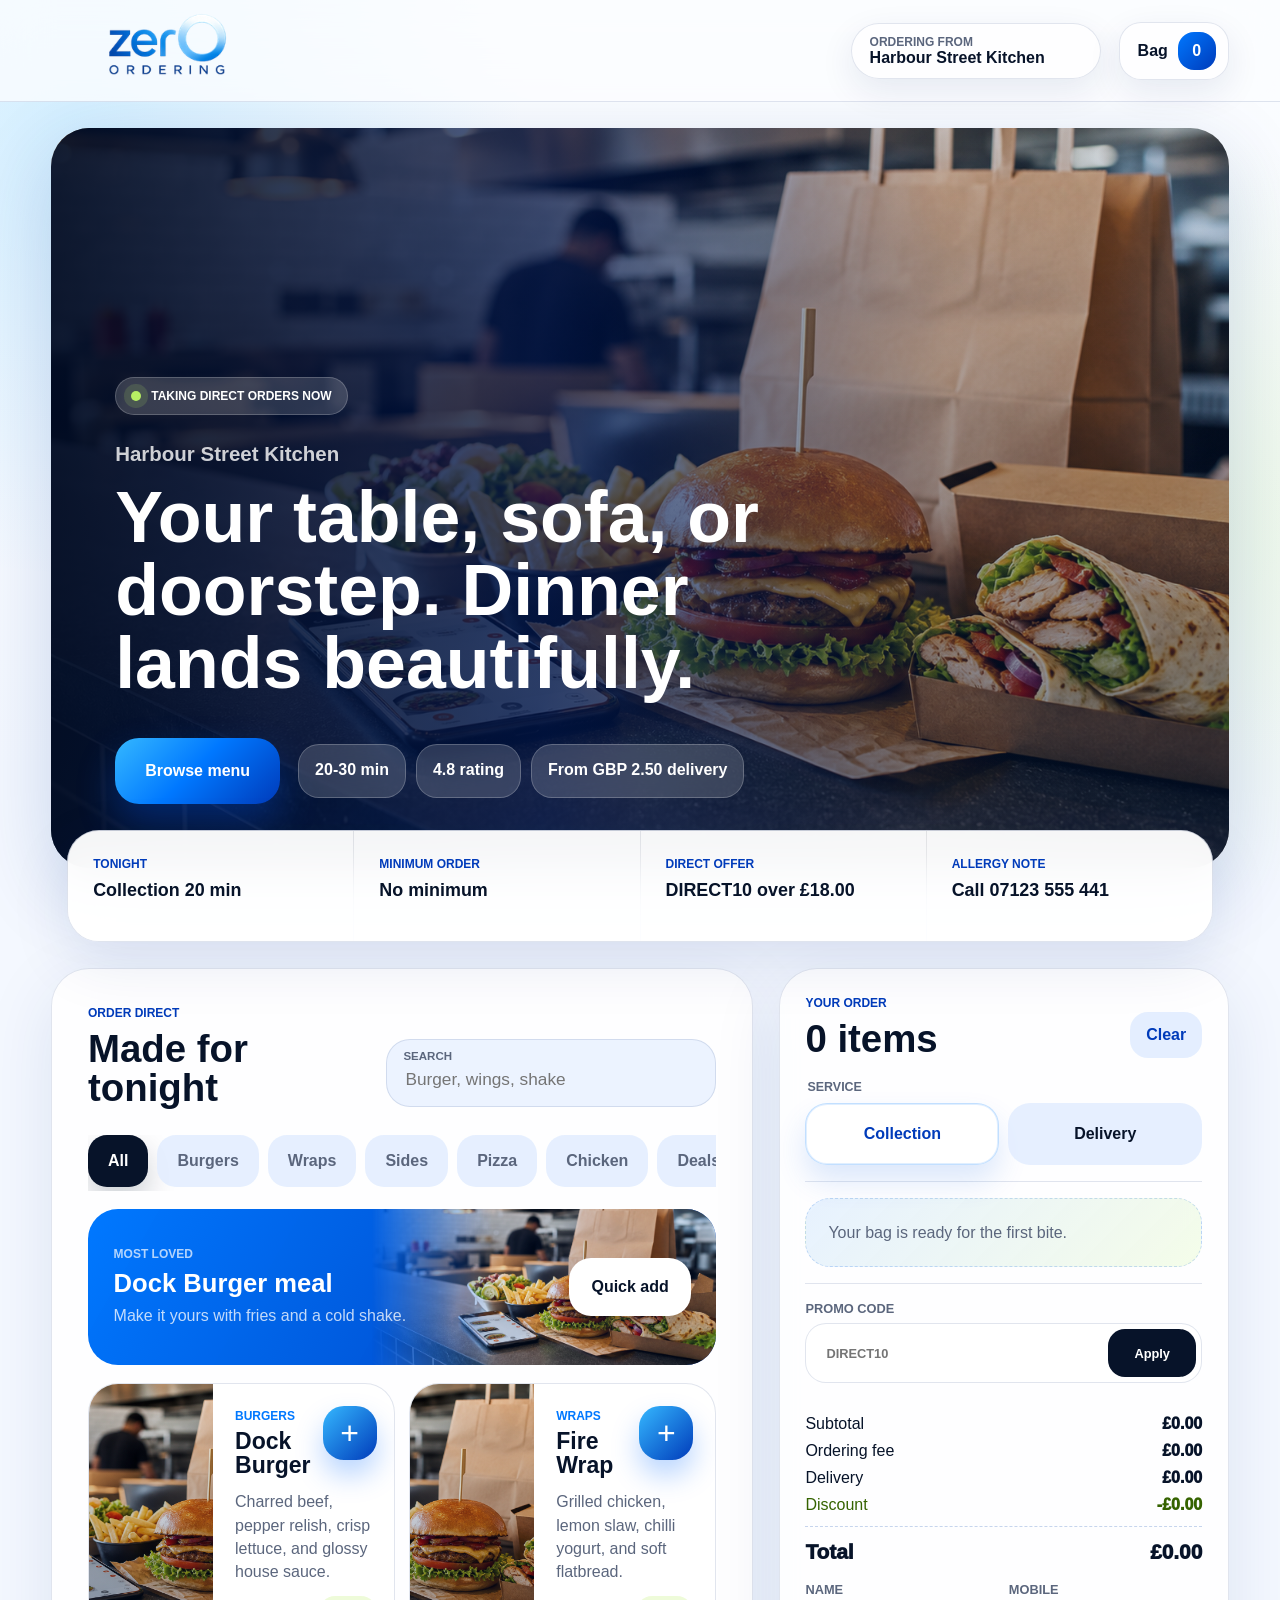
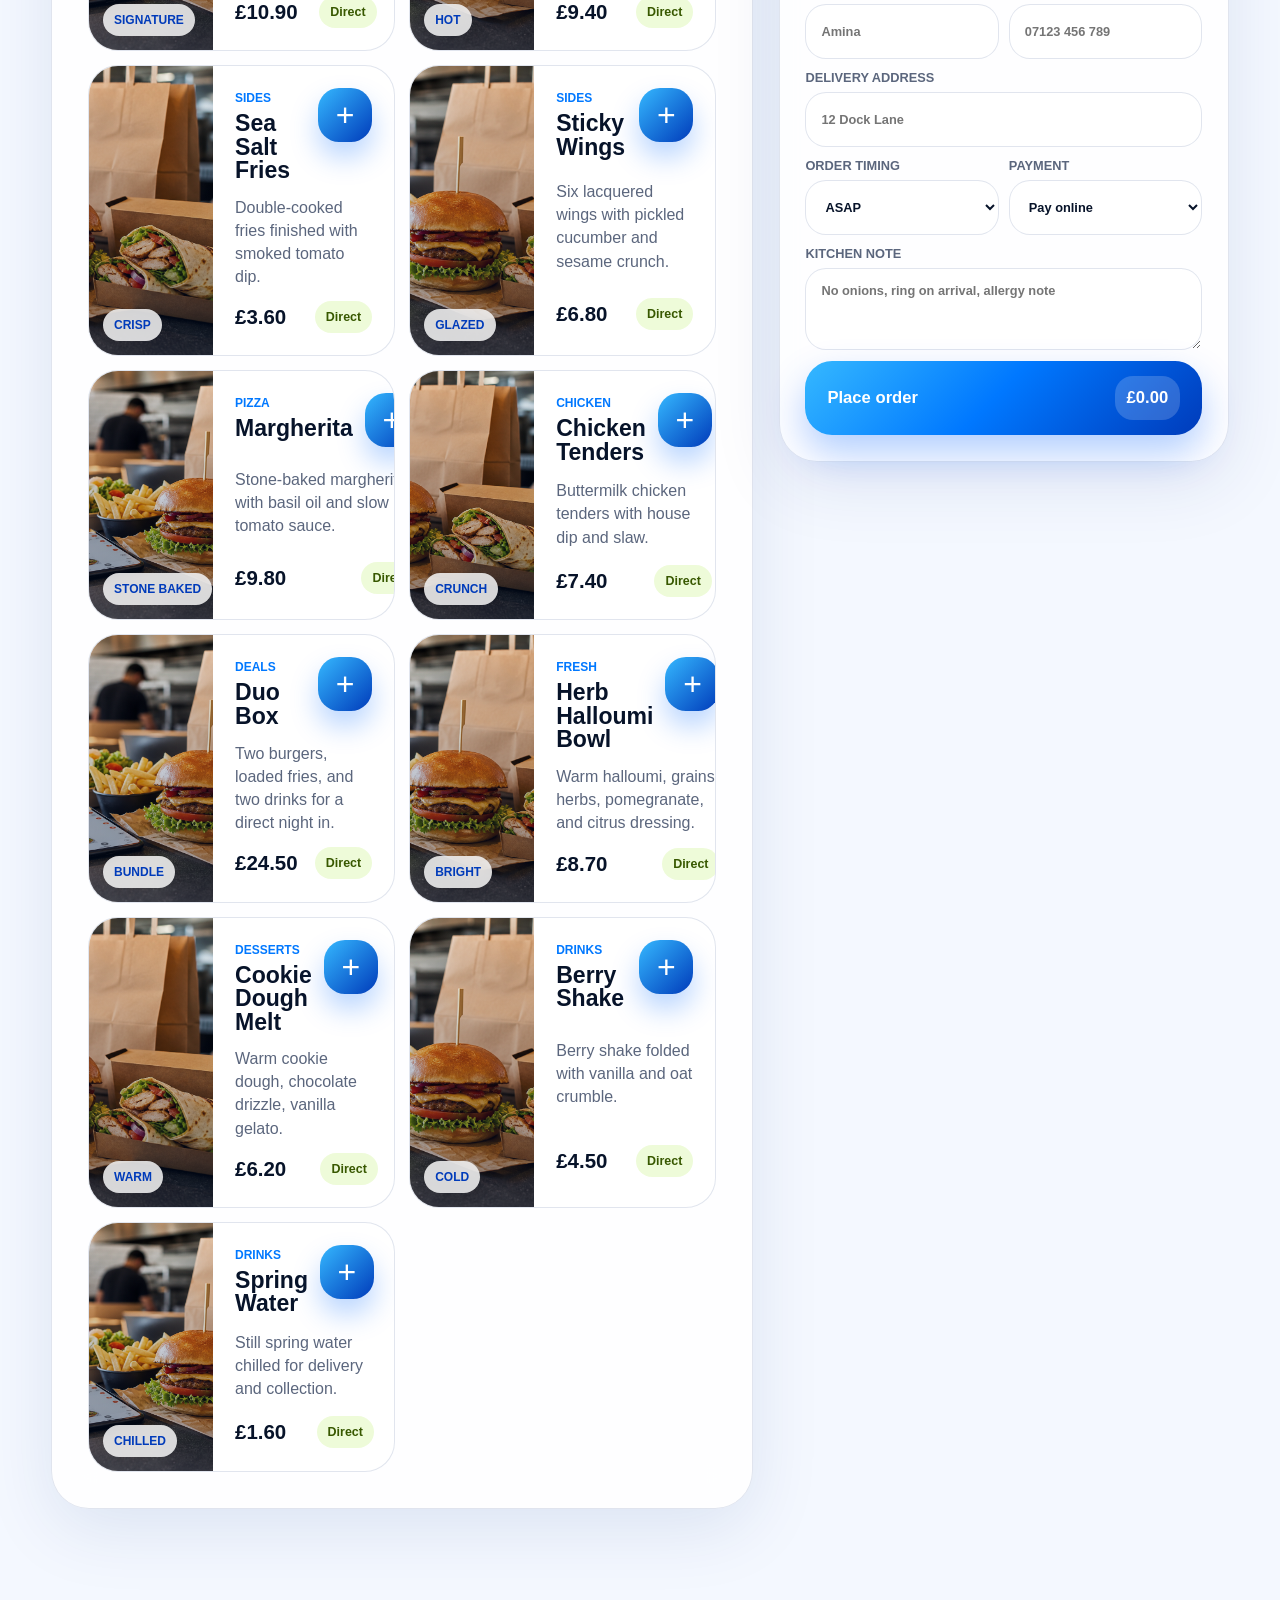
<file: index.html>
<!doctype html>
<html lang="en">
  <head>
    <meta charset="UTF-8" />
    <meta name="viewport" content="width=device-width, initial-scale=1.0" />
    <title>Zero Ordering</title>
    <link rel="stylesheet" href="./styles.css" />
  </head>
  <body>
    <header class="topbar">
      <a class="brand" href="#" aria-label="Zero Ordering">
        <img src="./assets/zero-ordering-logo.png" alt="Zero Ordering" />
      </a>
      <div class="venue-chip" aria-label="Current restaurant">
        <span>Ordering from</span>
        <strong>Harbour Street Kitchen</strong>
      </div>
      <button class="basket-jump" id="basket-jump" type="button" aria-label="Open basket">
        <span>Bag</span>
        <b id="top-count">0</b>
      </button>
    </header>

    <main class="customer-app">
      <section class="hero" aria-label="Restaurant ordering hero">
        <img src="./assets/order-hero.png" alt="Burger, wrap, fries, and takeaway packaging on a restaurant counter" />
        <div class="hero-wash"></div>
        <div class="hero-content">
          <div class="hero-brandline">
            <span class="live-dot"></span>
            Taking direct orders now
          </div>
          <p>Harbour Street Kitchen</p>
          <h1>Your table, sofa, or doorstep. Dinner lands beautifully.</h1>
          <div class="hero-actions">
            <button class="primary-action" id="browse-menu" type="button">Browse menu</button>
            <div class="hero-facts" aria-label="Order facts">
              <strong>20-30 min</strong>
              <strong>4.8 rating</strong>
              <strong>From GBP 2.50 delivery</strong>
            </div>
          </div>
        </div>
      </section>

      <section class="restaurant-bar" aria-label="Restaurant details">
        <div>
          <p>Tonight</p>
          <strong id="customer-service-status">Fresh from the kitchen</strong>
        </div>
        <div>
          <p>Minimum order</p>
          <strong id="customer-minimum">No minimum</strong>
        </div>
        <div>
          <p>Direct offer</p>
          <strong id="customer-offer">DIRECT10 over GBP 18</strong>
        </div>
        <div>
          <p>Allergy note</p>
          <strong id="customer-contact">Call before ordering</strong>
        </div>
      </section>

      <div class="order-layout" id="menu">
        <section class="menu-stage" aria-labelledby="menu-title">
          <div class="menu-command">
            <div>
              <p>Order direct</p>
              <h2 id="menu-title">Made for tonight</h2>
            </div>
            <label class="search-field">
              <span>Search</span>
              <input id="menu-search" type="search" placeholder="Burger, wings, shake" />
            </label>
          </div>

          <div class="category-rail" id="category-filters" aria-label="Menu categories"></div>
          <div class="feature-band">
            <div>
              <span>Most loved</span>
              <strong>Dock Burger meal</strong>
              <p>Make it yours with fries and a cold shake.</p>
            </div>
            <button type="button" id="quick-add">Quick add</button>
          </div>
          <div class="menu-grid" id="menu-grid"></div>
        </section>

        <aside class="checkout-card" id="basket" aria-live="polite">
          <div class="basket-head">
            <div>
              <p>Your order</p>
              <h2 id="cart-count">0 items</h2>
            </div>
            <button class="clear-button" id="clear-cart" type="button" aria-label="Clear basket" title="Clear basket">
              Clear
            </button>
          </div>

          <fieldset class="service-toggle">
            <legend>Service</legend>
            <label>
              <input type="radio" name="fulfilment" value="Collection" checked />
              <span>Collection</span>
            </label>
            <label>
              <input type="radio" name="fulfilment" value="Delivery" />
              <span>Delivery</span>
            </label>
          </fieldset>

          <div class="cart-lines" id="cart-lines"></div>

          <label class="promo-field">
            Promo code
            <span>
              <input id="promo-code" type="text" placeholder="DIRECT10" maxlength="16" />
              <button id="apply-promo" type="button">Apply</button>
            </span>
          </label>
          <p class="promo-note" id="promo-note"></p>

          <dl class="totals">
            <div><dt>Subtotal</dt><dd id="subtotal">GBP 0.00</dd></div>
            <div><dt>Ordering fee</dt><dd id="ordering-fee">GBP 0.00</dd></div>
            <div><dt>Delivery</dt><dd id="delivery-fee">GBP 0.00</dd></div>
            <div class="discount-row"><dt>Discount</dt><dd id="discount">-GBP 0.00</dd></div>
            <div class="grand-total"><dt>Total</dt><dd id="grand-total">GBP 1.00</dd></div>
          </dl>

          <form class="checkout-form" id="checkout-form">
            <div class="form-pair">
              <label>
                Name
                <input required name="name" type="text" placeholder="Amina" />
              </label>
              <label>
                Mobile
                <input required name="phone" type="tel" placeholder="07123 456 789" />
              </label>
            </div>
            <label class="address-field" hidden>
              Delivery address
              <input name="address" type="text" placeholder="12 Dock Lane" />
            </label>
            <div class="delivery-fields" id="delivery-fields" hidden>
              <label>
                Delivery postcode
                <input name="postcode" type="text" placeholder="HD1 2AB" />
              </label>
              <p class="zone-note" id="zone-note"></p>
            </div>
            <div class="form-pair">
              <label>
                Order timing
                <select name="timing">
                  <option value="ASAP">ASAP</option>
                  <option value="18:30">18:30</option>
                  <option value="19:00">19:00</option>
                  <option value="19:30">19:30</option>
                </select>
              </label>
              <label>
                Payment
                <select name="payment">
                  <option>Pay online</option>
                  <option>Cash on collection</option>
                  <option>Cash on delivery</option>
                </select>
              </label>
            </div>
            <label>
              Kitchen note
              <textarea name="note" rows="2" placeholder="No onions, ring on arrival, allergy note"></textarea>
            </label>
            <button class="pay-button" type="submit">
              <span>Place order</span>
              <strong id="pay-total">GBP 1.00</strong>
            </button>
          </form>

          <div class="order-confirmation" id="order-confirmation" hidden>
            <span>Sent to the kitchen</span>
            <strong id="confirmation-number"></strong>
            <p id="confirmation-copy"></p>
            <ol class="tracking-steps" id="tracking-steps"></ol>
          </div>
        </aside>
      </div>
    </main>

    <template id="menu-card-template">
      <article class="menu-card">
        <div class="dish-visual">
          <span></span>
        </div>
        <div class="dish-copy">
          <header>
            <div>
              <small></small>
              <h3></h3>
            </div>
            <button class="add-button" type="button" aria-label="">+</button>
          </header>
          <p></p>
          <footer>
            <b></b>
            <strong></strong>
          </footer>
        </div>
      </article>
    </template>

    <div class="mobile-basket" id="mobile-basket">
      <button type="button" id="mobile-basket-button">
        <span><b id="mobile-count">0</b> items</span>
        <strong id="mobile-total">GBP 1.00</strong>
      </button>
    </div>

    <div class="toast" id="toast" role="status" aria-live="polite"></div>
    <section class="option-modal" id="option-modal" hidden aria-labelledby="option-title">
      <form id="option-form">
        <header>
          <div>
            <p>Customise</p>
            <h2 id="option-title"></h2>
          </div>
          <button id="close-options" type="button" aria-label="Close options">x</button>
        </header>
        <div class="option-groups" id="customer-option-groups"></div>
        <button class="pay-button" type="submit"><span>Add to bag</span><strong id="option-total"></strong></button>
      </form>
    </section>
    <script src="./menu-api.js"></script>
    <script src="./app.js"></script>
  </body>
</html>
</file>
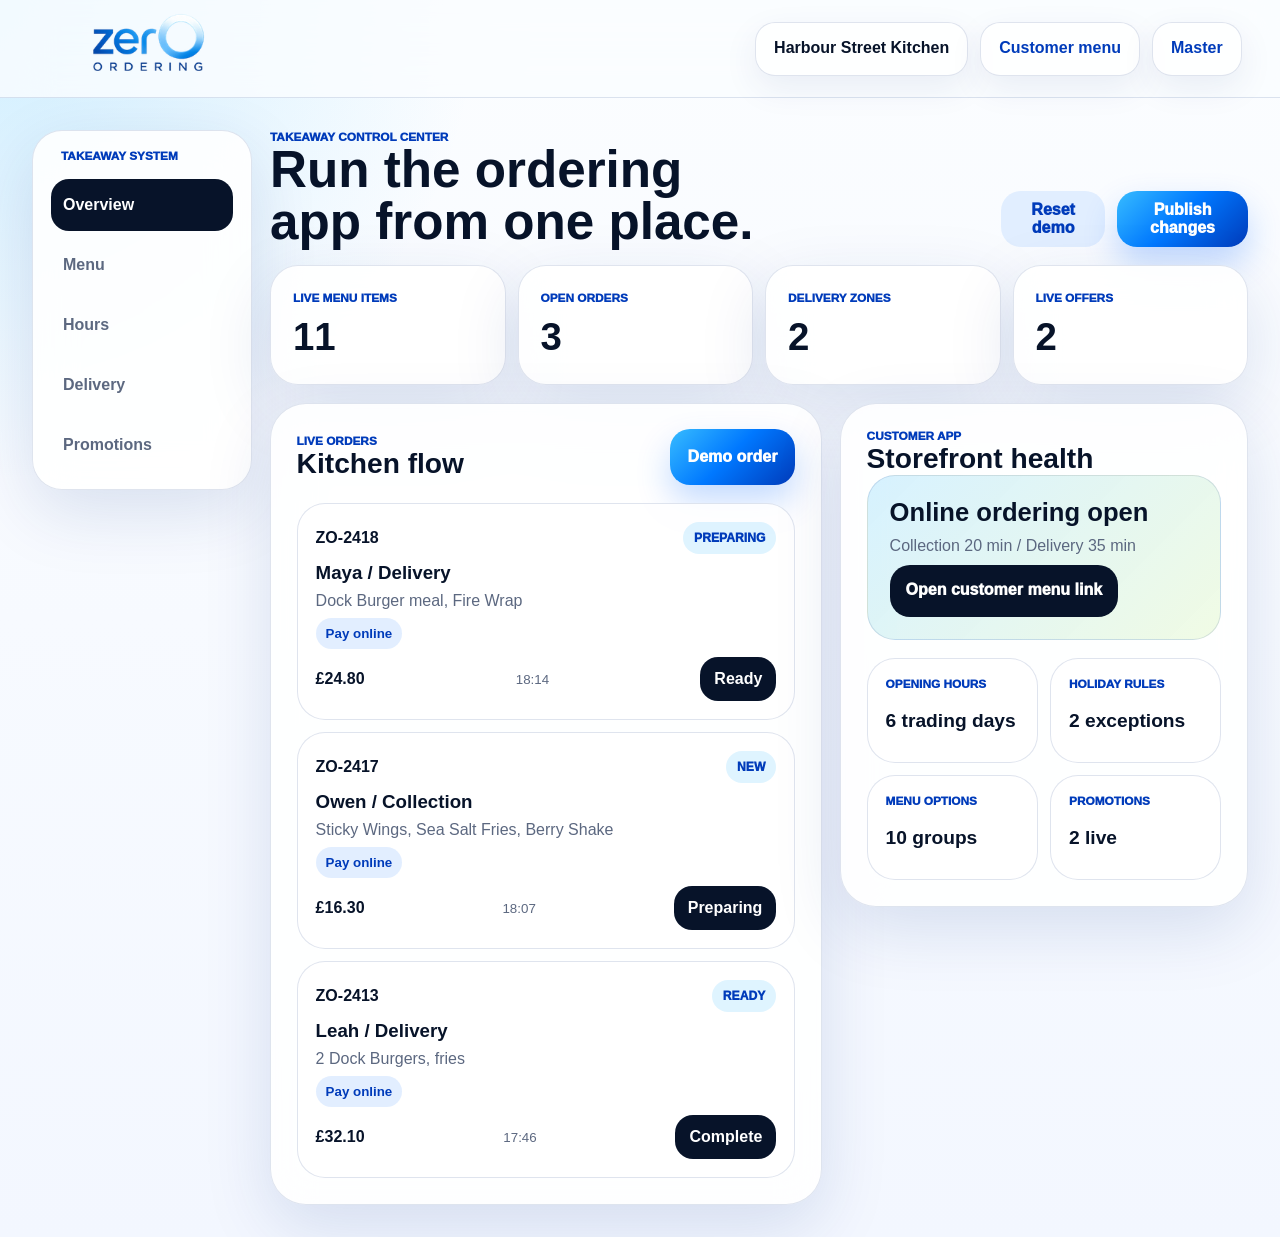
<file: dashboard/index.html>
<!doctype html>
<html lang="en">
  <head>
    <meta charset="UTF-8" />
    <meta name="viewport" content="width=device-width, initial-scale=1.0" />
    <title>Takeaway Control Center - Zero Ordering</title>
    <link rel="stylesheet" href="./dashboard.css" />
  </head>
  <body>
    <header class="dashboard-topbar">
      <img src="../assets/zero-ordering-logo.png" alt="Zero Ordering" />
      <nav aria-label="Dashboard destinations">
        <strong id="takeaway-name">Harbour Street Kitchen</strong>
        <a href="../" target="_blank" rel="noreferrer">Customer menu</a>
        <a href="../master/">Master</a>
      </nav>
    </header>

    <main class="dashboard-shell">
      <aside class="dashboard-nav" aria-label="Takeaway controls">
        <p>Takeaway system</p>
        <button class="active" data-view="overview" type="button">Overview</button>
        <button data-view="menu" type="button">Menu</button>
        <button data-view="hours" type="button">Hours</button>
        <button data-view="delivery" type="button">Delivery</button>
        <button data-view="promotions" type="button">Promotions</button>
      </aside>

      <section class="dashboard-main">
        <header class="dashboard-heading">
          <div>
            <p id="view-kicker">Takeaway control center</p>
            <h1 id="view-title">Run the ordering app from one place.</h1>
          </div>
          <div class="heading-actions">
            <button class="quiet-action" id="reset-system" type="button">Reset demo</button>
            <button class="save-action" id="save-system" type="button">Publish changes</button>
          </div>
        </header>

        <section class="control-view active" data-panel="overview">
          <div class="metrics" id="overview-metrics" aria-label="Takeaway metrics"></div>
          <div class="operations-grid">
            <section class="panel order-panel">
              <div class="panel-head">
                <div><p>Live orders</p><h2>Kitchen flow</h2></div>
                <button id="add-demo-order" type="button">Demo order</button>
              </div>
              <div class="order-queue" id="order-queue"></div>
            </section>
            <section class="panel app-panel">
              <div class="panel-head">
                <div><p>Customer app</p><h2>Storefront health</h2></div>
              </div>
              <div class="service-card" id="service-card"></div>
              <div class="setup-grid" id="setup-grid"></div>
            </section>
          </div>
        </section>

        <section class="control-view" data-panel="menu">
          <div class="dashboard-grid">
            <section class="panel menu-library" aria-labelledby="library-title">
              <div class="panel-head">
                <div><p>Menu items</p><h2 id="library-title">Customer catalogue</h2></div>
                <button id="new-item" type="button">New item</button>
              </div>
              <label class="dashboard-search">
                <span>Search menu</span>
                <input id="dashboard-search" type="search" placeholder="Burger, sides, drinks" />
              </label>
              <div class="menu-table" id="dashboard-items"></div>
            </section>

            <section class="panel editor-panel" aria-labelledby="editor-title">
              <div class="panel-head">
                <div><p>Item studio</p><h2 id="editor-title">Dish and options</h2></div>
                <button class="quiet-action" id="duplicate-item" type="button">Duplicate</button>
              </div>
              <form id="menu-editor">
                <div class="editor-grid">
                  <label>Item name<input required name="name" type="text" /></label>
                  <label>Category<input required name="category" type="text" /></label>
                  <label>Price<span class="price-input"><b>GBP</b><input required min="0" name="price" step="0.05" type="number" /></span></label>
                  <label>Menu badge<input required maxlength="18" name="time" type="text" /></label>
                </div>
                <label>Description<textarea required name="description" rows="4"></textarea></label>
                <label class="live-switch"><input name="active" type="checkbox" /><span>Show this item on the customer menu</span></label>
                <section class="modifier-section" aria-labelledby="modifier-title">
                  <div class="panel-head compact">
                    <div><p>Pickable options</p><h3 id="modifier-title">Modifier groups</h3></div>
                    <button class="quiet-action" id="add-option-group" type="button">Add group</button>
                  </div>
                  <div class="modifier-groups" id="modifier-groups"></div>
                </section>
                <div class="editor-actions">
                  <button class="danger-action" id="delete-item" type="button">Delete item</button>
                  <button class="save-action" type="submit">Apply item changes</button>
                </div>
              </form>
            </section>
          </div>
        </section>

        <section class="control-view" data-panel="hours">
          <div class="operations-grid">
            <section class="panel">
              <div class="panel-head">
                <div><p>Opening hours</p><h2>Weekly schedule</h2></div>
              </div>
              <div class="hours-grid" id="hours-grid"></div>
            </section>
            <section class="panel">
              <div class="panel-head">
                <div><p>Closures</p><h2>Holidays and exceptions</h2></div>
                <button id="add-holiday" type="button">Add day</button>
              </div>
              <div class="holiday-list" id="holiday-list"></div>
            </section>
          </div>
        </section>

        <section class="control-view" data-panel="delivery">
          <div class="operations-grid delivery-layout">
            <section class="panel">
              <div class="panel-head">
                <div><p>Service controls</p><h2>Collection and delivery</h2></div>
              </div>
              <form class="service-form" id="service-form">
                <label class="live-switch"><input name="acceptingOrders" type="checkbox" /><span>Accept online orders now</span></label>
                <div class="editor-grid">
                  <label>Minimum order<span class="price-input"><b>GBP</b><input name="minimumOrder" min="0" step="0.50" type="number" /></span></label>
                  <label>Collection time<input name="collectionMinutes" min="5" step="5" type="number" /></label>
                  <label>Delivery time<input name="deliveryMinutes" min="5" step="5" type="number" /></label>
                  <label>Support phone<input name="phone" type="tel" /></label>
                </div>
              </form>
            </section>
            <section class="panel">
              <div class="panel-head">
                <div><p>Delivery zones</p><h2>Fees, areas, ETAs</h2></div>
                <button id="add-zone" type="button">Add zone</button>
              </div>
              <div class="zone-editor" id="zone-editor"></div>
            </section>
          </div>
        </section>

        <section class="control-view" data-panel="promotions">
          <section class="panel">
            <div class="panel-head">
              <div><p>Promotions</p><h2>Discount codes and offers</h2></div>
              <button id="add-promotion" type="button">New promotion</button>
            </div>
            <div class="promotion-grid" id="promotion-grid"></div>
          </section>
        </section>
      </section>
    </main>

    <template id="dashboard-item-template">
      <article class="dashboard-item">
        <button class="item-select" type="button"><span><small></small><strong></strong><em></em></span><b></b></button>
        <label><input class="item-live" type="checkbox" /><span>Live</span></label>
      </article>
    </template>
    <div class="dashboard-toast" id="dashboard-toast" role="status" aria-live="polite"></div>
    <script src="../menu-api.js"></script>
    <script src="./dashboard.js"></script>
  </body>
</html>
</file>
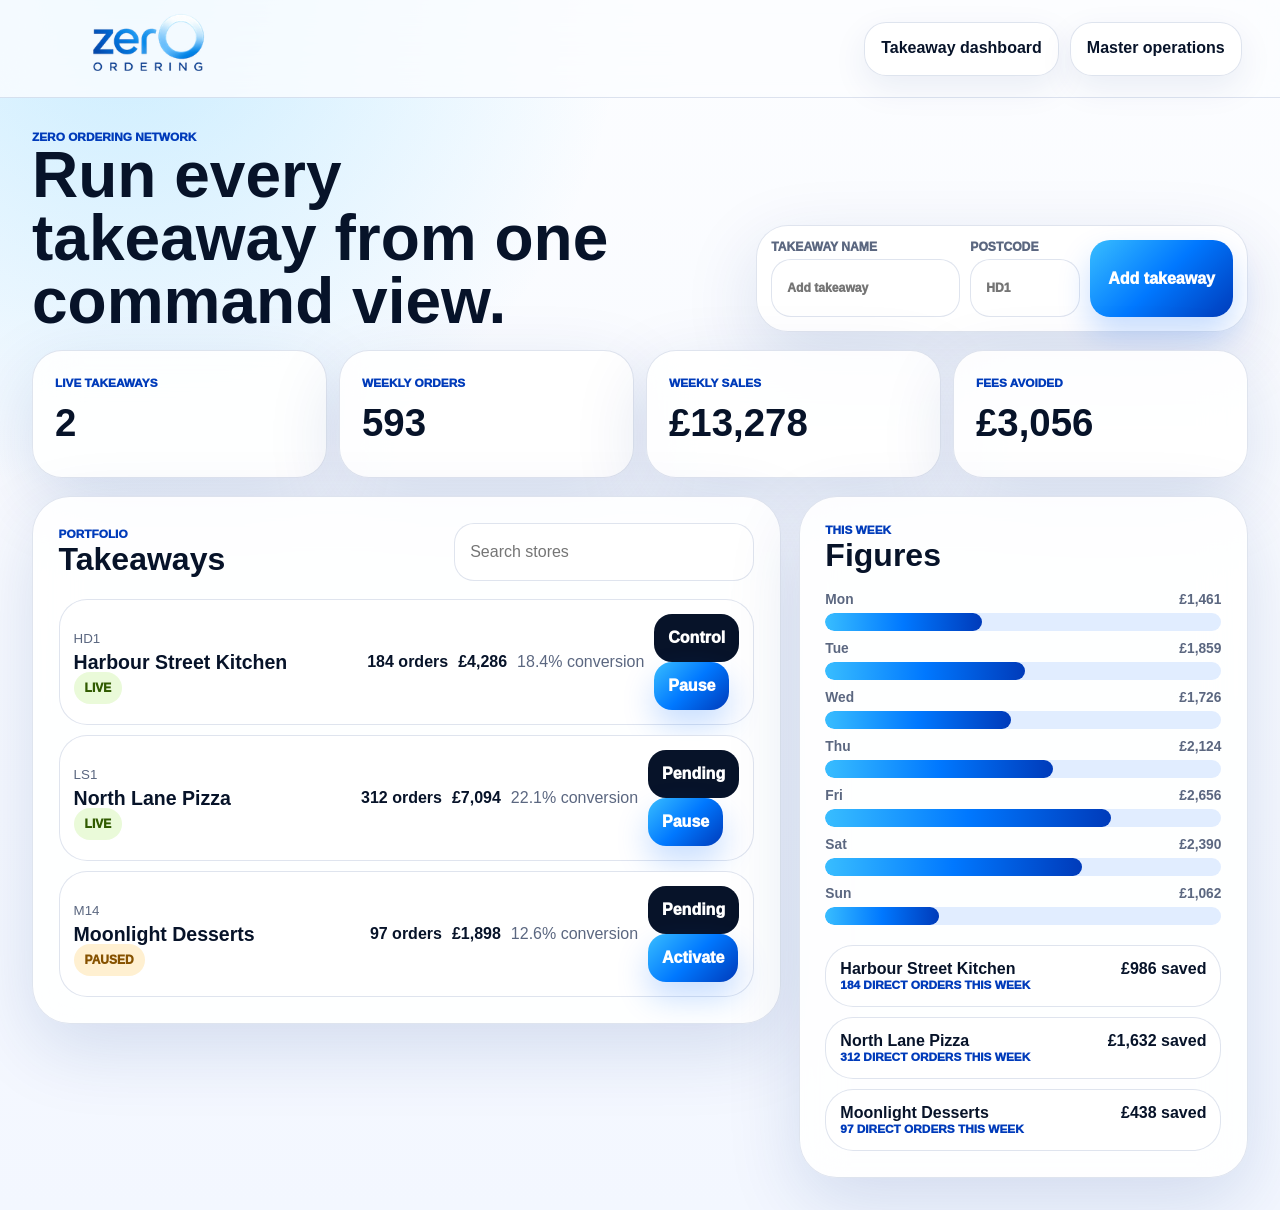
<file: master/index.html>
<!doctype html>
<html lang="en">
  <head>
    <meta charset="UTF-8" />
    <meta name="viewport" content="width=device-width, initial-scale=1.0" />
    <title>Zero Ordering Master</title>
    <link rel="stylesheet" href="./master.css" />
  </head>
  <body>
    <header class="master-topbar">
      <img src="../assets/zero-ordering-logo.png" alt="Zero Ordering" />
      <nav><a href="../dashboard/">Takeaway dashboard</a><strong>Master operations</strong></nav>
    </header>
    <main class="master-shell">
      <section class="master-hero">
        <div>
          <p>Zero Ordering network</p>
          <h1>Run every takeaway from one command view.</h1>
        </div>
        <form id="new-takeaway">
          <label>Takeaway name<input required name="name" placeholder="Add takeaway" /></label>
          <label>Postcode<input required name="postcode" placeholder="HD1" /></label>
          <button type="submit">Add takeaway</button>
        </form>
      </section>
      <section class="fleet-metrics" id="fleet-metrics" aria-label="Fleet metrics"></section>
      <div class="master-grid">
        <section class="master-panel">
          <header><div><p>Portfolio</p><h2>Takeaways</h2></div><input id="fleet-search" type="search" placeholder="Search stores" /></header>
          <div class="fleet-table" id="fleet-table"></div>
        </section>
        <aside class="master-panel weekly-panel">
          <header><div><p>This week</p><h2>Figures</h2></div></header>
          <div class="weekly-bars" id="weekly-bars"></div>
          <div class="watch-list" id="watch-list"></div>
        </aside>
      </div>
    </main>
    <div class="master-toast" id="master-toast" role="status" aria-live="polite"></div>
    <script src="../menu-api.js"></script>
    <script src="./master.js"></script>
  </body>
</html>
</file>
<file: styles.css>
:root {
  color-scheme: light;
  --zero: #0078ff;
  --zero-bright: #35b8ff;
  --zero-deep: #003bba;
  --ink: #071329;
  --muted: #5b667d;
  --paper: #f4f8ff;
  --panel: rgba(255, 255, 255, 0.86);
  --white: #fff;
  --line: rgba(11, 47, 113, 0.12);
  --lime: #b8ef63;
  --coral: #ff6f61;
  --gold: #ffca4a;
  --shadow: 0 24px 80px rgba(0, 55, 145, 0.18);
}

* {
  box-sizing: border-box;
  letter-spacing: 0;
}

html {
  scroll-behavior: smooth;
}

body {
  background:
    radial-gradient(circle at 6% 4%, rgba(53, 184, 255, 0.2), transparent 28rem),
    radial-gradient(circle at 92% 16%, rgba(184, 239, 99, 0.16), transparent 24rem),
    linear-gradient(180deg, #fbfdff 0, var(--paper) 48rem);
  color: var(--ink);
  font-family: Inter, "SF Pro Text", "Segoe UI", Arial, sans-serif;
  margin: 0;
}

button,
input,
select,
textarea {
  font: inherit;
}

button {
  cursor: pointer;
}

img {
  display: block;
  max-width: 100%;
}

p {
  color: var(--muted);
  line-height: 1.45;
  margin: 0;
}

h1,
h2,
h3 {
  line-height: 1.02;
  margin: 0;
}

.topbar {
  align-items: center;
  backdrop-filter: blur(24px);
  background: rgba(251, 253, 255, 0.78);
  border-bottom: 1px solid var(--line);
  display: grid;
  gap: 18px;
  grid-template-columns: 1fr auto auto;
  min-height: 92px;
  padding: 12px clamp(16px, 4vw, 56px);
  position: sticky;
  top: 0;
  z-index: 6;
}

.brand {
  width: min(232px, 48vw);
}

.brand img {
  height: auto;
  width: 100%;
}

.venue-chip,
.basket-jump {
  background: rgba(255, 255, 255, 0.78);
  border: 1px solid var(--line);
  box-shadow: 0 12px 35px rgba(0, 34, 99, 0.09);
}

.venue-chip {
  border-radius: 999px;
  display: grid;
  min-width: 250px;
  padding: 11px 18px;
}

.venue-chip span,
.hero-brandline,
.restaurant-bar p,
.menu-command p,
.basket-head p,
.menu-card small {
  font-size: 0.75rem;
  font-weight: 850;
  text-transform: uppercase;
}

.venue-chip span {
  color: var(--muted);
}

.basket-jump {
  align-items: center;
  border-radius: 22px;
  color: var(--ink);
  display: inline-flex;
  font-weight: 850;
  gap: 10px;
  min-height: 58px;
  padding: 0 12px 0 18px;
}

.basket-jump b {
  background: linear-gradient(135deg, var(--zero), var(--zero-deep));
  border-radius: 16px;
  color: white;
  display: grid;
  height: 38px;
  min-width: 38px;
  place-items: center;
}

.customer-app {
  margin: 0 auto;
  max-width: 1500px;
  padding: clamp(14px, 2vw, 28px) clamp(14px, 4vw, 56px) 120px;
}

.hero {
  border-radius: clamp(26px, 3vw, 46px);
  box-shadow: var(--shadow);
  height: clamp(660px, calc(100svh - 160px), 760px);
  overflow: hidden;
  position: relative;
}

.hero > img {
  height: 100%;
  object-fit: cover;
  object-position: center;
  width: 100%;
}

.hero-wash {
  background:
    linear-gradient(90deg, rgba(0, 11, 35, 0.92) 0%, rgba(0, 24, 82, 0.66) 42%, rgba(0, 88, 212, 0.08) 76%),
    linear-gradient(180deg, rgba(4, 18, 50, 0.08), rgba(3, 13, 35, 0.5));
  inset: 0;
  position: absolute;
}

.hero-content {
  bottom: clamp(26px, 5vw, 72px);
  color: white;
  left: clamp(22px, 5vw, 76px);
  max-width: 830px;
  position: absolute;
  right: 22px;
  z-index: 1;
}

.hero-brandline {
  align-items: center;
  background: rgba(255, 255, 255, 0.16);
  border: 1px solid rgba(255, 255, 255, 0.2);
  border-radius: 999px;
  display: inline-flex;
  gap: 10px;
  margin-bottom: 24px;
  padding: 11px 15px;
}

.live-dot {
  background: var(--lime);
  border-radius: 50%;
  box-shadow: 0 0 0 7px rgba(184, 239, 99, 0.14);
  height: 10px;
  width: 10px;
}

.hero p {
  color: rgba(255, 255, 255, 0.8);
  font-size: clamp(1rem, 1.6vw, 1.28rem);
  font-weight: 750;
  margin-bottom: 12px;
}

.hero h1 {
  font-size: clamp(2.8rem, 5.6vw, 6.35rem);
  max-width: 980px;
  text-wrap: balance;
}

.hero-actions {
  align-items: center;
  display: flex;
  flex-wrap: wrap;
  gap: 18px;
  margin-top: clamp(24px, 3vw, 38px);
}

.primary-action,
.pay-button,
.feature-band button {
  background: linear-gradient(135deg, var(--zero-bright), var(--zero) 48%, var(--zero-deep));
  border: 0;
  box-shadow: 0 18px 38px rgba(0, 93, 255, 0.3);
  color: white;
  font-weight: 900;
}

.primary-action {
  border-radius: 24px;
  min-height: 66px;
  padding: 0 30px;
}

.hero-facts {
  display: flex;
  flex-wrap: wrap;
  gap: 10px;
}

.hero-facts strong {
  backdrop-filter: blur(16px);
  background: rgba(255, 255, 255, 0.16);
  border: 1px solid rgba(255, 255, 255, 0.22);
  border-radius: 21px;
  min-height: 54px;
  padding: 16px;
}

.restaurant-bar {
  backdrop-filter: blur(20px);
  background: var(--panel);
  border: 1px solid var(--line);
  border-radius: 32px;
  box-shadow: 0 20px 60px rgba(0, 45, 125, 0.1);
  display: grid;
  gap: 1px;
  grid-template-columns: repeat(4, 1fr);
  margin: -38px auto 26px;
  overflow: hidden;
  position: relative;
  width: min(1180px, calc(100% - 32px));
  z-index: 2;
}

.restaurant-bar div {
  background: rgba(255, 255, 255, 0.74);
  min-height: 110px;
  padding: 25px;
}

.restaurant-bar p,
.menu-command p,
.basket-head p {
  color: var(--zero-deep);
  margin-bottom: 7px;
}

.restaurant-bar strong {
  font-size: clamp(1rem, 1.4vw, 1.28rem);
}

.order-layout {
  align-items: start;
  display: grid;
  gap: clamp(16px, 2vw, 28px);
  grid-template-columns: minmax(0, 1fr) minmax(390px, 450px);
}

.menu-stage,
.checkout-card {
  backdrop-filter: blur(22px);
  background: var(--panel);
  border: 1px solid var(--line);
  box-shadow: 0 20px 70px rgba(0, 47, 132, 0.1);
  min-width: 0;
}

.menu-stage {
  border-radius: 38px;
  padding: clamp(18px, 2.8vw, 38px);
}

.menu-command {
  align-items: end;
  display: flex;
  gap: 20px;
  justify-content: space-between;
}

.menu-command h2,
.basket-head h2 {
  font-size: clamp(1.8rem, 3vw, 3.3rem);
}

.search-field {
  background: rgba(233, 242, 255, 0.86);
  border: 1px solid var(--line);
  border-radius: 24px;
  color: var(--muted);
  display: grid;
  gap: 2px;
  min-width: min(330px, 100%);
  padding: 10px 16px 12px;
}

.search-field span {
  font-size: 0.72rem;
  font-weight: 850;
  text-transform: uppercase;
}

input,
select,
textarea {
  background: transparent;
  border: 0;
  color: var(--ink);
  min-height: 30px;
  min-width: 0;
  outline: 0;
}

.search-field input {
  font-size: 1.08rem;
}

.category-rail {
  display: flex;
  gap: 9px;
  margin: 28px 0 18px;
  overflow-x: auto;
  padding-bottom: 4px;
  scrollbar-width: none;
}

.category-rail::-webkit-scrollbar {
  display: none;
}

.category-rail button {
  background: rgba(226, 237, 255, 0.86);
  border: 1px solid transparent;
  border-radius: 19px;
  color: var(--muted);
  flex: 0 0 auto;
  font-weight: 800;
  min-height: 52px;
  padding: 0 19px;
}

.category-rail button.active {
  background: var(--ink);
  box-shadow: 0 14px 30px rgba(7, 19, 41, 0.2);
  color: white;
}

.feature-band {
  align-items: center;
  background:
    linear-gradient(120deg, rgba(0, 120, 255, 0.96), rgba(0, 58, 186, 0.98)),
    var(--zero);
  border-radius: 30px;
  color: white;
  display: flex;
  gap: 18px;
  justify-content: space-between;
  margin-bottom: 18px;
  min-height: 156px;
  overflow: hidden;
  padding: clamp(18px, 2vw, 28px);
  position: relative;
}

.feature-band::after {
  background: url("./assets/order-hero.png") center right / cover;
  content: "";
  inset: 0 0 0 45%;
  mask-image: linear-gradient(90deg, transparent, black 35%);
  opacity: 0.9;
  position: absolute;
}

.feature-band div,
.feature-band button {
  position: relative;
  z-index: 1;
}

.feature-band span {
  color: rgba(255, 255, 255, 0.7);
  display: block;
  font-size: 0.75rem;
  font-weight: 900;
  margin-bottom: 8px;
  text-transform: uppercase;
}

.feature-band strong {
  display: block;
  font-size: clamp(1.45rem, 2vw, 2.2rem);
}

.feature-band p {
  color: rgba(255, 255, 255, 0.76);
  margin-top: 6px;
}

.feature-band button {
  background: white;
  border-radius: 22px;
  box-shadow: 0 18px 38px rgba(1, 14, 48, 0.28);
  color: var(--ink);
  min-height: 58px;
  padding: 0 22px;
  white-space: nowrap;
}

.menu-grid {
  display: grid;
  gap: 14px;
  grid-template-columns: repeat(2, minmax(0, 1fr));
}

.menu-card {
  background: rgba(255, 255, 255, 0.88);
  border: 1px solid var(--line);
  border-radius: 30px;
  display: grid;
  grid-template-columns: minmax(124px, 38%) 1fr;
  min-height: 250px;
  overflow: hidden;
  transition: transform 180ms ease, box-shadow 180ms ease;
}

.menu-card:hover {
  box-shadow: 0 24px 56px rgba(0, 45, 125, 0.14);
  transform: translateY(-3px);
}

.dish-visual {
  background: url("./assets/order-hero.png") center / cover;
  min-height: 100%;
  overflow: hidden;
  position: relative;
}

.menu-card:nth-child(2n) .dish-visual {
  background-position: 68% center;
}

.menu-card:nth-child(3n) .dish-visual {
  background-position: 88% center;
}

.dish-visual::after {
  background: linear-gradient(180deg, transparent, rgba(0, 18, 52, 0.42));
  content: "";
  inset: 0;
  position: absolute;
}

.dish-visual span {
  backdrop-filter: blur(10px);
  background: rgba(255, 255, 255, 0.82);
  border-radius: 999px;
  bottom: 14px;
  color: var(--zero-deep);
  font-size: 0.75rem;
  font-weight: 900;
  left: 14px;
  padding: 9px 11px;
  position: absolute;
  text-transform: uppercase;
  z-index: 1;
}

.dish-copy {
  display: grid;
  gap: 13px;
  padding: clamp(15px, 1.8vw, 22px);
}

.dish-copy header,
.dish-copy footer,
.basket-head,
.cart-line,
.totals div {
  display: flex;
  justify-content: space-between;
}

.dish-copy header {
  align-items: start;
  gap: 12px;
}

.menu-card small {
  color: var(--zero);
}

.menu-card h3 {
  font-size: clamp(1.18rem, 1.8vw, 1.7rem);
  margin-top: 6px;
}

.add-button,
.clear-button,
.quantity-buttons button {
  border: 0;
}

.add-button {
  background: linear-gradient(135deg, var(--zero-bright), var(--zero-deep));
  border-radius: 21px;
  box-shadow: 0 15px 28px rgba(0, 103, 255, 0.28);
  color: white;
  flex: 0 0 auto;
  font-size: 2rem;
  height: 54px;
  line-height: 1;
  width: 54px;
}

.dish-copy p {
  min-height: 62px;
}

.dish-copy footer {
  align-items: center;
  gap: 10px;
}

.dish-copy footer b {
  font-size: 1.28rem;
}

.dish-copy footer strong {
  background: rgba(184, 239, 99, 0.24);
  border-radius: 999px;
  color: #385800;
  font-size: 0.78rem;
  padding: 9px 11px;
}

.menu-card.sold-out {
  filter: grayscale(1);
  opacity: 0.62;
}

.menu-card.sold-out .add-button {
  cursor: not-allowed;
}

.checkout-card {
  border-radius: 38px;
  padding: clamp(18px, 2vw, 28px);
  position: sticky;
  top: 116px;
}

.basket-head {
  align-items: end;
  gap: 16px;
}

.clear-button {
  background: rgba(226, 237, 255, 0.9);
  border-radius: 18px;
  color: var(--zero-deep);
  font-weight: 850;
  min-height: 46px;
  padding: 0 16px;
}

.service-toggle {
  border: 0;
  display: grid;
  gap: 9px;
  grid-template-columns: 1fr 1fr;
  margin: 22px 0 16px;
  padding: 0;
}

.service-toggle legend {
  color: var(--muted);
  font-size: 0.78rem;
  font-weight: 900;
  margin-bottom: 9px;
  text-transform: uppercase;
}

.service-toggle input {
  height: 1px;
  opacity: 0;
  position: absolute;
  width: 1px;
}

.service-toggle span {
  background: rgba(226, 237, 255, 0.86);
  border: 1px solid transparent;
  border-radius: 22px;
  display: grid;
  font-weight: 850;
  min-height: 62px;
  place-items: center;
}

.service-toggle input:checked + span {
  background: rgba(255, 255, 255, 0.98);
  border-color: rgba(0, 120, 255, 0.24);
  box-shadow: inset 0 0 0 1px rgba(0, 120, 255, 0.12), 0 16px 30px rgba(0, 95, 230, 0.14);
  color: var(--zero-deep);
}

.cart-lines {
  border-bottom: 1px solid var(--line);
  border-top: 1px solid var(--line);
  display: grid;
  gap: 11px;
  min-height: 98px;
  padding: 16px 0;
}

.cart-empty {
  align-self: center;
  background: linear-gradient(135deg, rgba(0, 120, 255, 0.09), rgba(184, 239, 99, 0.14));
  border: 1px dashed rgba(0, 91, 215, 0.2);
  border-radius: 25px;
  padding: 22px;
}

.cart-line {
  align-items: center;
  background: rgba(255, 255, 255, 0.88);
  border: 1px solid var(--line);
  border-radius: 24px;
  gap: 12px;
  padding: 12px;
}

.cart-line small {
  color: var(--muted);
  display: block;
  margin-top: 4px;
}

.cart-line b {
  white-space: nowrap;
}

.quantity-buttons {
  align-items: center;
  background: rgba(226, 237, 255, 0.9);
  border-radius: 18px;
  display: flex;
  gap: 4px;
  padding: 4px;
}

.quantity-buttons button {
  background: white;
  border-radius: 14px;
  color: var(--zero-deep);
  font-size: 1.15rem;
  font-weight: 950;
  height: 35px;
  width: 35px;
}

.quantity-buttons span {
  font-weight: 950;
  min-width: 24px;
  text-align: center;
}

.promo-field,
.checkout-form label {
  color: var(--muted);
  display: grid;
  font-size: 0.8rem;
  font-weight: 900;
  gap: 7px;
  text-transform: uppercase;
}

.promo-field {
  margin-top: 17px;
}

.promo-field span,
.promo-field input,
.checkout-form input {
  border: 1px solid var(--line);
  border-radius: 21px;
}

.promo-field span {
  background: rgba(255, 255, 255, 0.86);
  display: grid;
  gap: 8px;
  grid-template-columns: 1fr auto;
  padding: 5px;
}

.promo-field input,
.checkout-form input,
.checkout-form select,
.checkout-form textarea {
  background: rgba(255, 255, 255, 0.86);
  color: var(--ink);
  min-height: 55px;
  padding: 0 15px;
  text-transform: none;
}

.checkout-form select,
.checkout-form textarea {
  border: 1px solid var(--line);
  border-radius: 21px;
  outline: 0;
}

.checkout-form textarea {
  min-height: 82px;
  padding: 14px 15px;
  resize: vertical;
}

.delivery-fields {
  display: grid;
  gap: 8px;
}

.delivery-fields[hidden] {
  display: none;
}

.zone-note {
  background: rgba(53, 184, 255, 0.12);
  border: 1px solid rgba(0, 120, 255, 0.16);
  border-radius: 20px;
  color: var(--zero-deep);
  font-size: 0.92rem;
  min-height: 48px;
  padding: 13px;
}

.promo-field span input {
  background: transparent;
  border: 0;
  min-height: 48px;
}

.promo-field button {
  background: var(--ink);
  border: 0;
  border-radius: 17px;
  color: white;
  font-weight: 900;
  min-width: 88px;
}

.promo-note {
  color: var(--zero-deep);
  font-size: 0.9rem;
  min-height: 22px;
  padding-top: 6px;
}

.totals {
  display: grid;
  gap: 9px;
  margin: 10px 0 18px;
}

.totals dd {
  font-weight: 950;
  margin: 0;
}

.discount-row {
  color: #356300;
}

.grand-total {
  border-top: 1px dashed rgba(0, 63, 174, 0.22);
  font-size: 1.3rem;
  font-weight: 950;
  margin-top: 3px;
  padding-top: 13px;
}

.checkout-form {
  display: grid;
  gap: 11px;
}

.form-pair {
  display: grid;
  gap: 10px;
  grid-template-columns: 1fr 1fr;
}

.pay-button {
  align-items: center;
  border-radius: 27px;
  display: flex;
  font-size: 1.04rem;
  justify-content: space-between;
  min-height: 74px;
  padding: 0 22px;
}

.pay-button strong {
  background: rgba(255, 255, 255, 0.18);
  border-radius: 18px;
  padding: 12px;
}

.order-confirmation {
  background: linear-gradient(135deg, rgba(184, 239, 99, 0.22), rgba(53, 184, 255, 0.16));
  border: 1px solid rgba(0, 120, 255, 0.18);
  border-radius: 28px;
  display: grid;
  gap: 5px;
  margin-top: 14px;
  padding: 18px;
}

.order-confirmation[hidden] {
  display: none;
}

.order-confirmation span {
  color: #356300;
  font-size: 0.76rem;
  font-weight: 950;
  text-transform: uppercase;
}

.order-confirmation strong {
  font-size: 1.65rem;
}

.tracking-steps {
  display: grid;
  gap: 8px;
  list-style: none;
  margin: 10px 0 0;
  padding: 0;
}

.tracking-steps li {
  align-items: center;
  background: rgba(255, 255, 255, 0.78);
  border-radius: 18px;
  display: flex;
  font-weight: 850;
  gap: 9px;
  min-height: 44px;
  padding: 0 12px;
}

.tracking-steps li::before {
  background: rgba(0, 120, 255, 0.24);
  border-radius: 50%;
  content: "";
  height: 12px;
  width: 12px;
}

.tracking-steps li.active::before {
  background: var(--zero);
  box-shadow: 0 0 0 6px rgba(0, 120, 255, 0.13);
}

.mobile-basket {
  display: none;
}

.mobile-basket[hidden] {
  display: none;
}

.toast {
  background: var(--ink);
  border-radius: 24px;
  bottom: 24px;
  box-shadow: var(--shadow);
  color: white;
  left: 50%;
  max-width: min(440px, calc(100vw - 32px));
  opacity: 0;
  padding: 16px 20px;
  pointer-events: none;
  position: fixed;
  transform: translate(-50%, 22px);
  transition: 180ms ease;
  z-index: 8;
}

.toast.show {
  opacity: 1;
  transform: translate(-50%, 0);
}

.option-modal {
  background: rgba(4, 14, 39, 0.52);
  display: grid;
  inset: 0;
  padding: 18px;
  place-items: center;
  position: fixed;
  z-index: 10;
}

.option-modal[hidden] {
  display: none;
}

#option-form {
  background: rgba(255, 255, 255, 0.96);
  border: 1px solid var(--line);
  border-radius: 38px;
  box-shadow: 0 28px 90px rgba(0, 24, 78, 0.34);
  display: grid;
  gap: 16px;
  max-height: min(840px, calc(100svh - 36px));
  max-width: 620px;
  overflow: auto;
  padding: clamp(18px, 2vw, 28px);
  width: 100%;
}

#option-form header,
.option-choice {
  align-items: center;
  display: flex;
  gap: 12px;
  justify-content: space-between;
}

#option-form header p,
.option-group legend {
  color: var(--zero-deep);
  font-size: 0.75rem;
  font-weight: 950;
  text-transform: uppercase;
}

#option-form h2 {
  font-size: clamp(1.7rem, 3vw, 3rem);
}

#close-options {
  background: rgba(226, 237, 255, 0.94);
  border: 0;
  border-radius: 20px;
  color: var(--zero-deep);
  font-size: 1.3rem;
  font-weight: 950;
  height: 52px;
  width: 52px;
}

.option-groups {
  display: grid;
  gap: 12px;
}

.option-group {
  background: rgba(234, 242, 255, 0.76);
  border: 1px solid var(--line);
  border-radius: 28px;
  display: grid;
  gap: 9px;
  margin: 0;
  padding: 15px;
}

.option-choice {
  background: rgba(255, 255, 255, 0.9);
  border-radius: 22px;
  cursor: pointer;
  font-weight: 850;
  min-height: 62px;
  padding: 11px 14px;
}

.option-choice span {
  align-items: center;
  display: flex;
  gap: 10px;
}

.option-choice input {
  accent-color: var(--zero);
  min-height: auto;
}

@media (max-width: 1180px) {
  .order-layout {
    grid-template-columns: 1fr;
  }

  .checkout-card {
    position: static;
  }
}

@media (max-width: 920px) {
  .topbar {
    grid-template-columns: 1fr auto;
  }

  .venue-chip {
    display: none;
  }

  .hero {
    height: 690px;
    min-height: 690px;
  }

  .restaurant-bar {
    grid-template-columns: repeat(2, 1fr);
  }

  .menu-command {
    align-items: stretch;
    flex-direction: column;
  }

  .search-field {
    min-width: 0;
  }
}

@media (max-width: 720px) {
  .topbar {
    min-height: 78px;
    padding-left: 14px;
    padding-right: 14px;
  }

  .brand {
    width: min(180px, 54vw);
  }

  .basket-jump {
    min-height: 52px;
    padding-left: 14px;
  }

  .basket-jump span {
    display: none;
  }

  .customer-app {
    padding-left: 12px;
    padding-right: 12px;
  }

  .hero {
    border-radius: 32px;
    height: calc(100svh - 98px);
    min-height: 620px;
  }

  .hero > img {
    object-position: 65% center;
  }

  .hero-wash {
    background:
      linear-gradient(180deg, rgba(0, 20, 69, 0.12), rgba(0, 11, 35, 0.88) 68%),
      linear-gradient(90deg, rgba(0, 30, 96, 0.55), transparent);
  }

  .hero-content {
    bottom: 22px;
    left: 18px;
    right: 18px;
  }

  .hero-brandline {
    margin-bottom: 17px;
  }

  .hero h1 {
    font-size: clamp(2.65rem, 12vw, 4.6rem);
  }

  .primary-action {
    border-radius: 22px;
    min-height: 60px;
    width: 100%;
  }

  .hero-facts {
    display: grid;
    grid-template-columns: 1fr 1fr;
    width: 100%;
  }

  .hero-facts strong:last-child {
    grid-column: 1 / -1;
  }

  .restaurant-bar {
    border-radius: 28px;
    margin-top: -18px;
    width: calc(100% - 8px);
  }

  .restaurant-bar div {
    min-height: 95px;
    padding: 17px;
  }

  .menu-stage,
  .checkout-card {
    border-radius: 30px;
  }

  .feature-band {
    align-items: start;
    flex-direction: column;
  }

  .feature-band::after {
    inset: 0;
    opacity: 0.34;
  }

  .menu-grid {
    grid-template-columns: 1fr;
  }

  .menu-card {
    border-radius: 28px;
    grid-template-columns: 132px 1fr;
    min-height: 238px;
  }

  .form-pair {
    grid-template-columns: 1fr;
  }

  .mobile-basket {
    bottom: 12px;
    display: block;
    left: 12px;
    position: fixed;
    right: 12px;
    z-index: 7;
  }

  .mobile-basket button {
    align-items: center;
    background: rgba(7, 19, 41, 0.94);
    border: 1px solid rgba(255, 255, 255, 0.16);
    border-radius: 28px;
    box-shadow: 0 22px 48px rgba(0, 20, 64, 0.32);
    color: white;
    display: flex;
    font-weight: 950;
    justify-content: space-between;
    min-height: 68px;
    padding: 0 18px;
    width: 100%;
  }

  .mobile-basket b {
    background: var(--zero);
    border-radius: 999px;
    display: inline-grid;
    height: 30px;
    margin-right: 7px;
    place-items: center;
    width: 30px;
  }

  .option-modal {
    align-items: end;
    padding: 10px;
  }

  #option-form {
    border-radius: 32px;
  }
}

@media (max-width: 510px) {
  .restaurant-bar {
    grid-template-columns: 1fr;
  }

  .restaurant-bar div {
    min-height: 0;
  }

  .menu-card {
    grid-template-columns: 1fr;
  }

  .dish-visual {
    min-height: 190px;
  }

  .cart-line {
    align-items: stretch;
    flex-wrap: wrap;
  }
}
</file>
<file: dashboard/dashboard.css>
:root {
  color-scheme: light;
  --zero: #0078ff;
  --zero-bright: #37bcff;
  --zero-deep: #003bba;
  --ink: #071329;
  --muted: #5c6880;
  --paper: #f3f7ff;
  --panel: rgba(255, 255, 255, 0.88);
  --line: rgba(9, 48, 122, 0.13);
  --good: #aee96b;
  --danger: #d73f5c;
  --shadow: 0 22px 68px rgba(0, 47, 132, 0.13);
}

* {
  box-sizing: border-box;
  letter-spacing: 0;
}

body {
  background:
    radial-gradient(circle at top left, rgba(55, 188, 255, 0.22), transparent 30rem),
    linear-gradient(180deg, #fbfdff, var(--paper));
  color: var(--ink);
  font-family: Inter, "SF Pro Text", "Segoe UI", Arial, sans-serif;
  margin: 0;
}

button,
input,
textarea {
  font: inherit;
}

button {
  cursor: pointer;
}

button:disabled {
  cursor: not-allowed;
  opacity: 0.42;
}

p,
h1,
h2 {
  margin: 0;
}

p {
  color: var(--muted);
}

.dashboard-topbar {
  align-items: center;
  backdrop-filter: blur(24px);
  background: rgba(251, 253, 255, 0.8);
  border-bottom: 1px solid var(--line);
  display: flex;
  justify-content: space-between;
  min-height: 90px;
  padding: 12px clamp(14px, 3vw, 42px);
  position: sticky;
  top: 0;
  z-index: 4;
}

.dashboard-topbar img {
  width: min(220px, 42vw);
}

.dashboard-topbar nav {
  align-items: center;
  display: flex;
  gap: 12px;
}

.dashboard-topbar nav strong,
.dashboard-topbar nav a {
  background: rgba(255, 255, 255, 0.8);
  border: 1px solid var(--line);
  border-radius: 20px;
  box-shadow: 0 12px 34px rgba(0, 45, 132, 0.08);
  min-height: 54px;
  padding: 16px 18px;
}

.dashboard-topbar nav a {
  color: var(--zero-deep);
  font-weight: 900;
  text-decoration: none;
}

.dashboard-shell {
  display: grid;
  gap: 18px;
  grid-template-columns: 220px minmax(0, 1fr);
  margin: 0 auto;
  max-width: 1600px;
  padding: clamp(14px, 2.5vw, 34px);
}

.dashboard-nav,
.menu-library,
.editor-panel,
.metrics article {
  backdrop-filter: blur(20px);
  background: var(--panel);
  border: 1px solid var(--line);
  box-shadow: var(--shadow);
}

.dashboard-nav {
  align-self: start;
  border-radius: 30px;
  display: grid;
  gap: 8px;
  padding: 18px;
  position: sticky;
  top: 116px;
}

.dashboard-nav p,
.dashboard-heading p,
.panel-head p,
.metrics span {
  color: var(--zero-deep);
  font-size: 0.74rem;
  font-weight: 950;
  text-transform: uppercase;
}

.dashboard-nav p {
  padding: 0 10px 8px;
}

.dashboard-nav button {
  background: transparent;
  border: 0;
  border-radius: 18px;
  color: var(--muted);
  font-weight: 850;
  min-height: 52px;
  padding: 0 12px;
  text-align: left;
}

.dashboard-nav button.active {
  background: var(--ink);
  color: white;
}

.dashboard-main {
  min-width: 0;
}

.dashboard-heading,
.panel-head,
.heading-actions,
.editor-actions {
  align-items: center;
  display: flex;
  gap: 12px;
  justify-content: space-between;
}

.dashboard-heading {
  align-items: end;
  margin-bottom: 18px;
}

.dashboard-heading h1 {
  font-size: clamp(2rem, 4vw, 4.5rem);
  line-height: 1;
  max-width: 880px;
  text-wrap: balance;
}

.quiet-action,
.save-action,
.danger-action,
.panel-head button {
  border: 0;
  border-radius: 20px;
  font-weight: 950;
  min-height: 56px;
  padding: 0 18px;
}

.quiet-action {
  background: rgba(224, 237, 255, 0.94);
  color: var(--zero-deep);
}

.save-action,
.panel-head button {
  background: linear-gradient(135deg, var(--zero-bright), var(--zero) 48%, var(--zero-deep));
  box-shadow: 0 16px 34px rgba(0, 102, 255, 0.24);
  color: white;
}

.danger-action {
  background: rgba(215, 63, 92, 0.12);
  color: var(--danger);
}

.metrics {
  display: grid;
  gap: 12px;
  grid-template-columns: repeat(4, minmax(0, 1fr));
  margin-bottom: 18px;
}

.metrics article {
  border-radius: 28px;
  min-height: 120px;
  padding: 22px;
}

.metrics strong {
  display: block;
  font-size: clamp(2rem, 3vw, 3.2rem);
  margin-top: 9px;
}

.dashboard-grid {
  align-items: start;
  display: grid;
  gap: 18px;
  grid-template-columns: minmax(410px, 0.95fr) minmax(440px, 1.05fr);
}

.control-view {
  display: none;
}

.control-view.active {
  display: block;
}

.panel {
  backdrop-filter: blur(20px);
  background: var(--panel);
  border: 1px solid var(--line);
  border-radius: 36px;
  box-shadow: var(--shadow);
  min-width: 0;
  padding: clamp(18px, 2vw, 28px);
}

.operations-grid {
  align-items: start;
  display: grid;
  gap: 18px;
  grid-template-columns: minmax(0, 1.15fr) minmax(380px, 0.85fr);
}

.panel h3 {
  margin: 0;
}

.order-queue,
.setup-grid,
.modifier-groups,
.zone-editor,
.promotion-grid,
.holiday-list {
  display: grid;
  gap: 12px;
  margin-top: 18px;
}

.queue-card,
.service-card,
.setup-grid article,
.modifier-card,
.hour-row,
.holiday-row,
.zone-card,
.promo-card {
  background: rgba(255, 255, 255, 0.88);
  border: 1px solid var(--line);
  border-radius: 28px;
}

.queue-card {
  display: grid;
  gap: 8px;
  padding: 18px;
}

.queue-card header,
.queue-card footer,
.service-card,
.zone-card header,
.promo-card header,
.modifier-card header,
.modifier-card footer {
  align-items: center;
  display: flex;
  gap: 10px;
  justify-content: space-between;
}

.queue-card header span {
  background: rgba(55, 188, 255, 0.16);
  border-radius: 999px;
  color: var(--zero-deep);
  font-size: 0.76rem;
  font-weight: 950;
  padding: 9px 11px;
  text-transform: uppercase;
}

.queue-card footer {
  flex-wrap: wrap;
}

.queue-card footer small {
  color: var(--muted);
}

.order-meta {
  display: flex;
  flex-wrap: wrap;
  gap: 7px;
}

.order-meta small {
  background: rgba(224, 237, 255, 0.92);
  border-radius: 999px;
  color: var(--zero-deep);
  font-weight: 900;
  padding: 8px 10px;
}

.queue-card button,
.modifier-card button {
  background: var(--ink);
  border: 0;
  border-radius: 18px;
  color: white;
  font-weight: 900;
  min-height: 44px;
  padding: 0 14px;
}

.service-card {
  align-items: start;
  background: linear-gradient(135deg, rgba(55, 188, 255, 0.2), rgba(174, 233, 107, 0.18));
  display: grid;
  justify-items: start;
  padding: 22px;
}

.service-card strong {
  font-size: clamp(1.25rem, 2vw, 2rem);
}

.service-card a {
  background: var(--ink);
  border-radius: 20px;
  color: white;
  font-weight: 950;
  min-height: 52px;
  padding: 16px;
  text-decoration: none;
}

.setup-grid {
  grid-template-columns: 1fr 1fr;
}

.setup-grid article {
  display: grid;
  gap: 7px;
  min-height: 105px;
  padding: 18px;
}

.setup-grid span {
  color: var(--zero-deep);
  font-size: 0.74rem;
  font-weight: 950;
  text-transform: uppercase;
}

.setup-grid strong {
  font-size: 1.2rem;
}

.menu-library,
.editor-panel {
  border-radius: 36px;
  min-width: 0;
  padding: clamp(18px, 2vw, 28px);
}

.panel-head h2 {
  font-size: clamp(1.45rem, 2.2vw, 2.4rem);
}

.panel-head h3 {
  font-size: clamp(1.15rem, 1.65vw, 1.65rem);
}

.panel-head.compact {
  margin-bottom: 12px;
}

.dashboard-search {
  background: rgba(230, 240, 255, 0.9);
  border: 1px solid var(--line);
  border-radius: 24px;
  color: var(--muted);
  display: grid;
  font-size: 0.76rem;
  font-weight: 950;
  gap: 4px;
  margin: 18px 0 12px;
  padding: 12px 16px;
  text-transform: uppercase;
}

input,
textarea {
  background: rgba(255, 255, 255, 0.92);
  border: 1px solid var(--line);
  border-radius: 20px;
  color: var(--ink);
  min-width: 0;
  outline: 0;
  padding: 0 15px;
}

.dashboard-search input {
  background: transparent;
  border: 0;
  min-height: 34px;
  padding: 0;
  text-transform: none;
}

.menu-table {
  display: grid;
  gap: 10px;
}

.dashboard-item {
  align-items: center;
  background: rgba(255, 255, 255, 0.9);
  border: 1px solid var(--line);
  border-radius: 25px;
  display: grid;
  gap: 10px;
  grid-template-columns: minmax(0, 1fr) auto;
  padding: 8px;
}

.dashboard-item.selected {
  border-color: rgba(0, 120, 255, 0.36);
  box-shadow: inset 0 0 0 1px rgba(0, 120, 255, 0.14), 0 16px 32px rgba(0, 94, 226, 0.12);
}

.item-select {
  align-items: center;
  background: transparent;
  border: 0;
  color: var(--ink);
  display: flex;
  gap: 14px;
  justify-content: space-between;
  min-height: 78px;
  min-width: 0;
  padding: 10px 12px;
  text-align: left;
}

.item-select span {
  min-width: 0;
}

.item-select small,
.item-select em {
  color: var(--muted);
  display: block;
  font-style: normal;
}

.item-select small {
  color: var(--zero-deep);
  font-size: 0.73rem;
  font-weight: 950;
  text-transform: uppercase;
}

.item-select strong {
  display: block;
  font-size: 1.16rem;
  margin: 4px 0;
}

.item-select em {
  overflow: hidden;
  text-overflow: ellipsis;
  white-space: nowrap;
}

.item-select b {
  font-size: 1.1rem;
  white-space: nowrap;
}

.dashboard-item label,
.live-switch {
  align-items: center;
  display: flex;
  font-weight: 900;
  gap: 8px;
}

.dashboard-item label {
  background: rgba(174, 233, 107, 0.22);
  border-radius: 19px;
  min-height: 54px;
  padding: 0 13px;
}

input[type="checkbox"] {
  accent-color: var(--zero);
  height: 20px;
  min-height: 0;
  width: 20px;
}

#menu-editor {
  display: grid;
  gap: 14px;
  margin-top: 20px;
}

#menu-editor label {
  color: var(--muted);
  display: grid;
  font-size: 0.78rem;
  font-weight: 950;
  gap: 7px;
  text-transform: uppercase;
}

.editor-grid {
  display: grid;
  gap: 12px;
  grid-template-columns: 1fr 1fr;
}

#menu-editor input {
  min-height: 60px;
  text-transform: none;
}

#menu-editor textarea {
  min-height: 150px;
  padding: 16px;
  resize: vertical;
  text-transform: none;
}

.modifier-section {
  background: rgba(230, 240, 255, 0.62);
  border: 1px solid var(--line);
  border-radius: 30px;
  padding: 16px;
}

.modifier-card {
  display: grid;
  gap: 11px;
  padding: 14px;
}

.modifier-card header input {
  flex: 1;
  font-weight: 950;
  min-height: 54px;
}

.modifier-card header label,
.zone-card header label,
.promo-card header label {
  align-items: center;
  background: rgba(174, 233, 107, 0.22);
  border-radius: 18px;
  display: flex;
  font-weight: 900;
  gap: 7px;
  min-height: 50px;
  padding: 0 12px;
}

.choice-list {
  display: grid;
  gap: 8px;
}

.choice-row {
  align-items: center;
  display: grid;
  gap: 8px;
  grid-template-columns: minmax(0, 1fr) minmax(150px, 0.52fr) auto;
}

.choice-row > input,
.zone-card header > input,
.promo-card header > input {
  min-height: 58px;
}

.choice-row > button,
.modifier-card footer button:last-child {
  background: rgba(215, 63, 92, 0.12);
  color: var(--danger);
}

.empty-note {
  border: 1px dashed rgba(0, 120, 255, 0.28);
  border-radius: 24px;
  padding: 18px;
}

.hours-grid {
  display: grid;
  gap: 10px;
  margin-top: 18px;
}

.hour-row {
  align-items: center;
  display: grid;
  gap: 10px;
  grid-template-columns: 1fr auto minmax(120px, 0.7fr) minmax(120px, 0.7fr);
  min-height: 78px;
  padding: 10px 14px;
}

.hour-row label,
.holiday-row label {
  align-items: center;
  display: flex;
  font-weight: 900;
  gap: 7px;
}

.hour-row input,
.holiday-row input,
.service-form > .editor-grid input,
.zone-card input,
.promo-card input {
  min-height: 58px;
}

.holiday-row {
  align-items: center;
  display: grid;
  gap: 10px;
  grid-template-columns: minmax(150px, 0.7fr) minmax(0, 1fr) auto auto;
  padding: 12px;
}

.delivery-layout {
  grid-template-columns: minmax(380px, 0.75fr) minmax(0, 1.25fr);
}

.service-form {
  display: grid;
  gap: 14px;
  margin-top: 18px;
}

.zone-card,
.promo-card {
  display: grid;
  gap: 12px;
  padding: 16px;
}

.zone-card header > input,
.promo-card header > input {
  font-size: 1.15rem;
  font-weight: 950;
}

.zone-card label,
.promo-card label {
  color: var(--muted);
  display: grid;
  font-size: 0.78rem;
  font-weight: 950;
  gap: 7px;
  text-transform: uppercase;
}

.promotion-grid {
  grid-template-columns: repeat(auto-fit, minmax(min(410px, 100%), 1fr));
}

.price-input {
  align-items: center;
  background: rgba(255, 255, 255, 0.92);
  border: 1px solid var(--line);
  border-radius: 20px;
  display: grid;
  grid-template-columns: auto 1fr;
  min-height: 60px;
  overflow: hidden;
}

.price-input b {
  background: rgba(224, 237, 255, 0.94);
  color: var(--zero-deep);
  display: grid;
  font-size: 0.78rem;
  height: 100%;
  padding: 0 14px;
  place-items: center;
}

.price-input input {
  background: transparent;
  border: 0;
  border-radius: 0;
}

.live-switch {
  background: rgba(174, 233, 107, 0.18);
  border: 1px solid rgba(84, 144, 17, 0.14);
  border-radius: 24px;
  color: var(--ink) !important;
  display: flex !important;
  font-size: 1rem !important;
  min-height: 62px;
  padding: 0 18px;
  text-transform: none !important;
}

.dashboard-toast {
  background: var(--ink);
  border-radius: 23px;
  bottom: 22px;
  box-shadow: var(--shadow);
  color: white;
  left: 50%;
  max-width: calc(100vw - 28px);
  opacity: 0;
  padding: 16px 20px;
  pointer-events: none;
  position: fixed;
  transform: translate(-50%, 18px);
  transition: 180ms ease;
  z-index: 5;
}

.dashboard-toast.show {
  opacity: 1;
  transform: translate(-50%, 0);
}

@media (max-width: 1100px) {
  .dashboard-shell,
  .dashboard-grid,
  .operations-grid,
  .delivery-layout {
    grid-template-columns: 1fr;
  }

  .dashboard-nav {
    display: flex;
    overflow-x: auto;
    position: static;
    scrollbar-width: none;
  }

  .dashboard-nav::-webkit-scrollbar {
    display: none;
  }

  .dashboard-nav p {
    display: none;
  }
}

@media (max-width: 720px) {
  .dashboard-topbar nav strong {
    display: none;
  }

  .dashboard-topbar nav a:last-child {
    display: none;
  }

  .dashboard-heading,
  .panel-head,
  .editor-actions {
    align-items: stretch;
    flex-direction: column;
  }

  .heading-actions,
  .metrics,
  .editor-grid,
  .setup-grid,
  .choice-row,
  .hour-row,
  .holiday-row {
    grid-template-columns: 1fr;
  }

  .heading-actions {
    display: grid;
    width: 100%;
  }

  .metrics {
    display: grid;
  }

  .dashboard-grid {
    gap: 12px;
  }

  .dashboard-item {
    grid-template-columns: 1fr;
  }
}
</file>
<file: master/master.css>
:root{--zero:#0078ff;--bright:#38bdff;--deep:#003bba;--ink:#071329;--muted:#5b6780;--line:rgba(9,48,122,.13);--panel:rgba(255,255,255,.88);--paper:#f3f7ff;--good:#adea69;--shadow:0 24px 74px rgba(0,47,132,.14)}
*{box-sizing:border-box;letter-spacing:0} body{background:radial-gradient(circle at 10% 0,rgba(56,189,255,.25),transparent 31rem),linear-gradient(180deg,#fcfdff,var(--paper));color:var(--ink);font-family:Inter,"SF Pro Text","Segoe UI",Arial,sans-serif;margin:0} button,input{font:inherit} button{cursor:pointer} p,h1,h2{margin:0} p{color:var(--muted)}
.master-topbar{align-items:center;backdrop-filter:blur(24px);background:rgba(252,253,255,.8);border-bottom:1px solid var(--line);display:flex;justify-content:space-between;min-height:90px;padding:12px clamp(14px,3vw,44px);position:sticky;top:0;z-index:3}.master-topbar img{width:min(220px,42vw)}.master-topbar nav{align-items:center;display:flex;gap:11px}.master-topbar a,.master-topbar strong{background:var(--panel);border:1px solid var(--line);border-radius:22px;box-shadow:0 12px 34px rgba(0,47,132,.08);color:var(--ink);font-weight:900;min-height:54px;padding:16px;text-decoration:none}
.master-shell{margin:0 auto;max-width:1580px;padding:clamp(14px,2.5vw,36px)}.master-hero{align-items:end;display:grid;gap:18px;grid-template-columns:minmax(0,1fr) auto;margin-bottom:18px}.master-hero p,.master-panel p,.fleet-metrics span{color:var(--deep);font-size:.74rem;font-weight:950;text-transform:uppercase}.master-hero h1{font-size:clamp(2.2rem,5vw,5.6rem);line-height:.98;max-width:980px;text-wrap:balance}
#new-takeaway,.master-panel,.fleet-metrics article{backdrop-filter:blur(22px);background:var(--panel);border:1px solid var(--line);box-shadow:var(--shadow)}#new-takeaway{border-radius:32px;display:grid;gap:10px;grid-template-columns:1fr 110px auto;padding:14px;width:min(620px,100%)}label{color:var(--muted);display:grid;font-size:.76rem;font-weight:950;gap:5px;text-transform:uppercase}input{background:rgba(255,255,255,.95);border:1px solid var(--line);border-radius:20px;color:var(--ink);min-height:58px;min-width:0;padding:0 15px}button{background:linear-gradient(135deg,var(--bright),var(--zero),var(--deep));border:0;border-radius:20px;box-shadow:0 16px 32px rgba(0,103,255,.22);color:white;font-weight:950;padding:0 18px}
.fleet-metrics{display:grid;gap:12px;grid-template-columns:repeat(4,minmax(0,1fr));margin-bottom:18px}.fleet-metrics article{border-radius:30px;min-height:128px;padding:22px}.fleet-metrics strong{display:block;font-size:clamp(1.9rem,3vw,3.5rem);margin-top:10px}
.master-grid{align-items:start;display:grid;gap:18px;grid-template-columns:minmax(0,1.25fr) minmax(380px,.75fr)}.master-panel{border-radius:38px;padding:clamp(18px,2vw,28px);min-width:0}.master-panel header{align-items:center;display:flex;gap:12px;justify-content:space-between;margin-bottom:18px}.master-panel h2{font-size:clamp(1.55rem,2.5vw,2.8rem)}#fleet-search{width:min(300px,100%)}
.fleet-table,.weekly-bars,.watch-list{display:grid;gap:10px}.store-row,.watch-list article{background:rgba(255,255,255,.9);border:1px solid var(--line);border-radius:28px;padding:14px}.store-row{align-items:center;display:grid;gap:10px;grid-template-columns:minmax(0,1fr) repeat(3,auto) auto}.store-row h3{font-size:1.22rem;margin:4px 0}.store-row small,.store-row em{color:var(--muted);font-style:normal}.store-row span{background:rgba(173,234,105,.25);border-radius:999px;color:#315b00;font-size:.75rem;font-weight:950;padding:9px 11px;text-transform:uppercase}.store-row.paused span{background:rgba(255,194,72,.25);color:#865200}.store-row a,.store-row button{align-items:center;border-radius:18px;display:grid;min-height:48px;padding:0 14px;text-decoration:none}.store-row a{background:var(--ink);color:white;font-weight:950}
.bar-row{display:grid;gap:6px}.bar-row header{color:var(--muted);font-size:.86rem;font-weight:900;margin:0}.bar-track{background:rgba(224,237,255,.96);border-radius:999px;height:18px;overflow:hidden}.bar-track i{background:linear-gradient(90deg,var(--bright),var(--zero),var(--deep));border-radius:inherit;display:block;height:100%}.watch-list{margin-top:20px}.watch-list article{display:flex;gap:12px;justify-content:space-between}.watch-list strong{display:block}.master-toast{background:var(--ink);border-radius:23px;bottom:22px;color:white;left:50%;opacity:0;padding:16px 20px;pointer-events:none;position:fixed;transform:translate(-50%,18px);transition:.18s;z-index:5}.master-toast.show{opacity:1;transform:translate(-50%,0)}
@media(max-width:1100px){.master-hero,.master-grid{grid-template-columns:1fr}.fleet-metrics{grid-template-columns:1fr 1fr}}@media(max-width:720px){.master-topbar nav strong{display:none}#new-takeaway,.fleet-metrics,.store-row{grid-template-columns:1fr}.master-panel header{align-items:stretch;flex-direction:column}.store-row a,.store-row button{min-height:54px}.watch-list article{flex-direction:column}}
</file>
